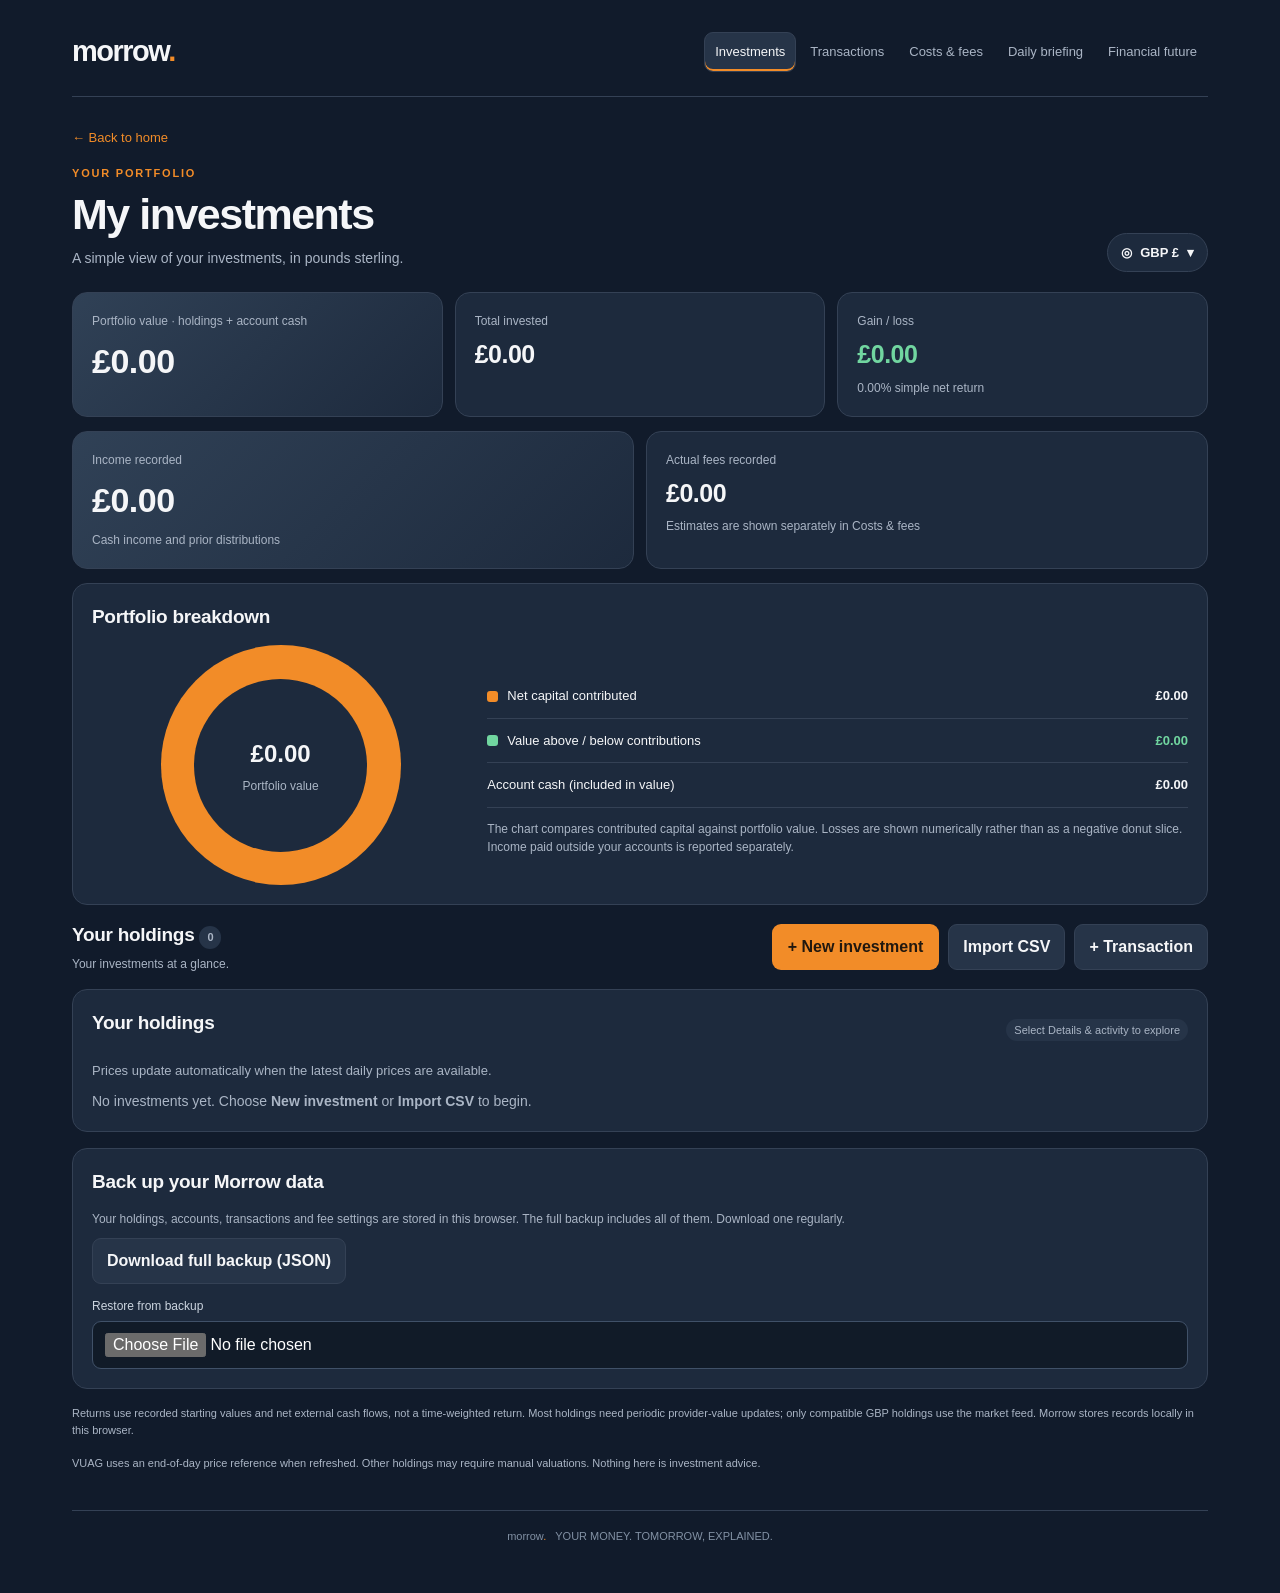
<file: index.html>
<!DOCTYPE html>
<html lang="en">
<head>
<meta charset="UTF-8">
<meta name="viewport" content="width=device-width, initial-scale=1">
<meta name="theme-color" content="#111B2B">
<title>Morrow — Your money. Tomorrow, explained.</title>
<style>
:root{--bg:#111B2B;--surface:#1D2A3D;--surface2:#263448;--line:#344155;--text:#F5F6F8;--muted:#AAB5C5;--orange:#F28C28;--green:#71D6A0;--red:#FF8585}
*{box-sizing:border-box}
body{margin:0;background:var(--bg);color:var(--text);font-family:Inter,-apple-system,BlinkMacSystemFont,"Segoe UI",sans-serif;line-height:1.5}
button,input,textarea{font:inherit}
button{cursor:pointer}
.shell{max-width:980px;margin:auto;padding:22px 22px 48px}
header{display:flex;align-items:center;justify-content:space-between;gap:18px;padding:8px 0 22px;border-bottom:1px solid var(--line)}
.brand{font-size:29px;font-weight:750;letter-spacing:-1.5px;color:var(--text);text-decoration:none}
.brand span{color:var(--orange)}
.tagline{font-size:11px;color:var(--muted);letter-spacing:1.5px;text-transform:uppercase}
.nav{display:flex;gap:7px;flex-wrap:wrap}
.nav button,.quiet-button{border:1px solid transparent;background:transparent;color:var(--muted);padding:9px 12px;border-radius:9px;font-size:13px}
.nav button:hover,.nav button.active{background:var(--surface2);color:var(--text);border-color:var(--line)}
.nav button.active{box-shadow:inset 0 -2px var(--orange)}
main{padding-top:28px}
.view[hidden]{display:none}
.eyebrow{color:var(--orange);font-size:11px;font-weight:750;letter-spacing:1.8px;text-transform:uppercase}
h1{font-size:clamp(30px,5vw,43px);letter-spacing:-1.5px;line-height:1.12;margin:8px 0 10px}
h2{font-size:19px;letter-spacing:-.3px;margin:0 0 14px}
h3{font-size:15px;margin:0 0 8px}
p{margin:0}
.intro{color:var(--muted);max-width:610px}
.home-hero{padding:24px 0 28px}
.home-grid{display:grid;grid-template-columns:repeat(3,1fr);gap:14px;margin-top:25px}
.destination{background:var(--surface);border:1px solid var(--line);border-radius:16px;padding:21px;min-height:190px;display:flex;flex-direction:column;align-items:flex-start;text-align:left;color:var(--text);transition:transform .18s,border-color .18s}
.destination:hover{transform:translateY(-3px);border-color:var(--orange)}
.destination .symbol{width:43px;height:43px;border-radius:12px;background:var(--surface2);display:grid;place-items:center;color:var(--orange);font-size:21px;margin-bottom:18px}
.destination strong{font-size:16px}
.destination small{color:var(--muted);font-size:13px;margin-top:7px}
.destination .go{color:var(--orange);margin-top:auto;padding-top:15px;font-size:13px;font-weight:700}
.note{margin-top:20px;padding:17px 19px;background:#192638;border:1px solid var(--line);border-radius:13px;color:var(--muted);font-size:13px}
.note strong{color:var(--text)}
.page-head{display:flex;justify-content:space-between;align-items:flex-end;gap:20px;margin-bottom:22px}
.page-head p{color:var(--muted);font-size:14px}
.panel,.metric{background:var(--surface);border:1px solid var(--line);border-radius:15px;padding:19px}
.metrics{display:grid;grid-template-columns:repeat(3,1fr);gap:12px;margin:20px 0}
.metric small{display:block;color:var(--muted);font-size:12px}
.metric .value{font-size:clamp(19px,3vw,25px);font-weight:750;margin-top:6px;letter-spacing:-.5px}
.positive{color:var(--green)}.negative{color:var(--red)}
label{display:block;color:#CBD4DF;font-size:12px;margin:13px 0 6px}
input,textarea{width:100%;padding:11px 12px;border-radius:9px;border:1px solid #405168;background:#111B28;color:white;outline:none}
input:focus,textarea:focus{border-color:var(--orange);box-shadow:0 0 0 2px #F28C2825}
input::placeholder,textarea::placeholder{color:#78889C}
button.primary{border:0;border-radius:9px;padding:11px 16px;background:var(--orange);color:#21180F;font-weight:750}
button.primary:hover{filter:brightness(1.07)}
button.secondary{border:1px solid var(--line);border-radius:9px;padding:10px 14px;background:var(--surface2);color:var(--text);font-weight:600}
button.danger{background:#713D48;color:white;border:0;border-radius:8px;padding:7px 10px}
.form-grid{display:grid;grid-template-columns:1fr 1fr;gap:0 14px}
.actions{display:flex;gap:8px;flex-wrap:wrap;margin-top:10px}
.holding{border-top:1px solid var(--line);padding:16px 0}
.holding:first-child{border-top:0}
.meta{color:var(--muted);font-size:12px;margin-top:5px}
.quote-status{font-size:13px;color:var(--muted);margin:10px 0;min-height:18px}
.source{color:#F5B66F}
.empty{color:var(--muted);font-size:14px}
.calculator-layout{display:grid;grid-template-columns:minmax(0, .9fr) minmax(0,1.1fr);gap:15px;align-items:start}
.field-hint{font-size:11px;color:var(--muted);margin-top:5px}
.currency-control{position:relative;display:flex;justify-content:flex-end;margin:-5px 0 16px}
.currency-trigger{display:flex;align-items:center;gap:8px;border:1px solid var(--line);background:var(--surface);color:var(--text);padding:9px 13px;border-radius:22px;font-size:13px;font-weight:700}
.currency-popover{position:absolute;right:0;top:calc(100% + 9px);z-index:20;width:min(340px,calc(100vw - 44px));padding:17px;background:var(--surface);border:1px solid #526178;border-radius:14px;box-shadow:0 16px 38px #0008}
.currency-popover[hidden],.suggestions[hidden]{display:none}
.currency-options{display:flex;gap:7px;margin:10px 0}
.currency-options button{flex:1;padding:9px 5px;border:1px solid var(--line);border-radius:20px;background:var(--surface2);color:var(--text);font-size:12px}
.currency-options button.active{background:var(--orange);border-color:var(--orange);color:#21180F;font-weight:750}
.search-wrap{position:relative}
.suggestions{position:absolute;z-index:15;top:100%;left:0;right:0;margin-top:5px;background:var(--surface2);border:1px solid #526178;border-radius:10px;box-shadow:0 12px 28px #0008;max-height:270px;overflow:auto}
.suggestion{display:block;width:100%;text-align:left;padding:10px 12px;background:transparent;border:0;border-bottom:1px solid var(--line);color:var(--text)}
.suggestion:hover,.suggestion:focus{background:#34465D}
.suggestion strong{display:block;font-size:13px}
.suggestion small,.instrument-meta{display:block;color:var(--muted);font-size:11px;margin-top:3px}

.result-hero{background:linear-gradient(135deg,#263A50,#1D2A3D);border:1px solid #46566B;border-radius:15px;padding:21px;margin-bottom:13px}
.result-hero small{color:#C1CBD7}
.result-amount{font-size:clamp(29px,5vw,39px);font-weight:780;letter-spacing:-1.2px;margin:5px 0;color:white}
.result-sub{font-size:12px;color:#C1CBD7}
.result-split{display:grid;grid-template-columns:1fr 1fr;gap:10px}
.result-split .metric{padding:14px}
.result-split .value{font-size:19px}
.chart-wrap{margin-top:14px}
canvas{display:block;width:100%;height:230px}
.chart-legend{display:flex;gap:18px;flex-wrap:wrap;color:var(--muted);font-size:11px;margin-top:8px}
.dot{display:inline-block;width:8px;height:8px;border-radius:50%;margin-right:6px;background:var(--orange)}
.dot.grey{background:#72839A}
.disclaimer{font-size:11px;color:var(--muted);margin-top:16px;line-height:1.55}
.back-link{color:var(--orange);background:none;border:0;padding:0;font-size:13px;margin-bottom:18px}
.footer{border-top:1px solid var(--line);margin-top:38px;padding-top:17px;text-align:center;color:#8291A4;font-size:11px}
@media(max-width:700px){.shell{padding:15px 15px 35px}.home-grid{grid-template-columns:1fr}.destination{min-height:145px}.calculator-layout{grid-template-columns:1fr}.metrics{grid-template-columns:1fr}.page-head{align-items:flex-start;flex-direction:column}.nav{width:100%;display:grid;grid-template-columns:repeat(3,1fr)}.nav button{padding:8px 5px;font-size:12px}.tagline{display:none}}
@media(min-width:701px) and (max-width:850px){.home-grid{grid-template-columns:1fr 1fr}}

.journey-top{display:flex;justify-content:space-between;align-items:center;gap:14px;flex-wrap:wrap;margin-bottom:16px}
.journey-metrics{display:grid;grid-template-columns:repeat(3,1fr);gap:10px;margin:16px 0}
.journey-metrics .metric{padding:15px}
.journey-metrics .value{font-size:clamp(18px,3vw,24px);font-weight:750;margin-top:5px}
.periods,.scenario-legend{display:flex;gap:7px;flex-wrap:wrap}
.periods button{background:var(--surface2);border:1px solid var(--line);color:var(--muted);padding:7px 13px;border-radius:20px;font-size:12px}
.periods button.active{background:var(--orange);color:#21180F;border-color:var(--orange);font-weight:750}
.journey-chart{margin-top:14px}
.journey-chart canvas{height:260px}
.scenario-grid{display:grid;grid-template-columns:minmax(0,1.5fr) minmax(220px,.8fr);gap:13px;margin-top:14px}
.scenario-row{display:flex;justify-content:space-between;gap:10px;padding:10px 0;border-bottom:1px solid var(--line);font-size:13px}
.scenario-row:last-child{border-bottom:0}
.scenario-dot{display:inline-block;width:9px;height:9px;border-radius:50%;margin-right:7px}
.monthly-control{display:flex;gap:10px;align-items:end;flex-wrap:wrap;margin-top:14px}
.monthly-control>div{flex:1;min-width:150px}
.monthly-control label{margin-top:0}
.stress-value{font-weight:750}
@media(max-width:700px){.journey-metrics{grid-template-columns:1fr}.scenario-grid{grid-template-columns:1fr}.journey-chart canvas{height:220px}}
</style>
<link rel="stylesheet" href="morrow-v13.css">
</head>
<body>
<div class="shell">
<header>
  <a class="brand" href="#" onclick="showView('home');return false" aria-label="Morrow home">morrow<span>.</span></a>
  <nav class="nav" aria-label="Main navigation">
    <button data-view="investments" onclick="showView('investments')">Investments</button>
    <button data-view="transactions" onclick="showView('transactions')">Transactions</button>
    <button data-view="fees" onclick="showView('fees')">Costs &amp; fees</button>
    <button data-view="briefing" onclick="showView('briefing')">Daily briefing</button>
    <button data-view="future" onclick="showView('future')">Financial future</button>
  </nav>
</header>
<main>
<section class="view" id="home">
  <div class="home-hero">
    <div class="eyebrow">Your financial companion</div>
    <h1>Your money.<br>Tomorrow, explained.</h1>
    <p class="intro">A clearer view of where you are, what's happening and where your money could take you. You're in the driving seat. Morrow helps you see the road ahead.</p>
  </div>
  <div class="home-grid">
    <button class="destination" onclick="showView('investments')">
      <span class="symbol" aria-hidden="true">↗</span>
      <strong>Explore my investments</strong>
      <small>See what your investments are worth and how they're performing.</small>
      <span class="go">View investments →</span>
    </button>
    <button class="destination" onclick="showView('briefing')">
      <span class="symbol" aria-hidden="true">☼</span>
      <strong>Read my daily briefing</strong>
      <small>Make sense of the news and what it could mean for your investments.</small>
      <span class="go">Open briefing →</span>
    </button>
    <button class="destination" onclick="showView('future')">
      <span class="symbol" aria-hidden="true">⌁</span>
      <strong>Plan my financial future</strong>
      <small>Explore what regular investing might grow into over time.</small>
      <span class="go">Explore possibilities →</span>
    </button>
  </div>
  <div class="note"><strong>A little progress goes a long way.</strong> You don't need to know everything about investing to make informed choices. Start with what matters to you, and take it one step at a time.</div>
</section>

<section class="view" id="investments" hidden>
  <button class="back-link" onclick="showView('home')">← Back to home</button>
  <div class="page-head"><div><div class="eyebrow">Your portfolio</div><h1>My investments</h1><p id="portfolioDescription">A simple view of your investments, in pounds sterling.</p></div></div>
  <div class="currency-control"><button type="button" class="currency-trigger" id="currencyTrigger" aria-expanded="false" aria-controls="currencyPopover">◎ <span id="currencyTriggerLabel">GBP £</span> ▾</button>
    <section class="currency-popover" id="currencyPopover" hidden>
      <div style="display:flex;justify-content:space-between;align-items:center"><h2 style="margin:0">⚙ Settings</h2><button type="button" class="quiet-button" id="closeCurrencySettings" aria-label="Close settings">✕</button></div>
      <h3 style="margin-top:17px">Display currency</h3><p class="meta">Choose how your portfolio values are presented.</p>
      <div class="currency-options"><button type="button" data-currency="GBP">GBP £</button><button type="button" data-currency="USD">USD $</button><button type="button" data-currency="EUR">EUR €</button></div>
      <p class="meta" id="currencyStatus">Portfolio figures are displayed in pounds sterling.</p>
      <p class="field-hint">Your original investment records are not changed by this display preference.</p>
    </section></div>
  <div class="metrics">
    <div class="metric"><small>Portfolio value · holdings + account cash</small><div class="value" id="total">£0.00</div></div>
    <div class="metric"><small>Total invested</small><div class="value" id="invested">£0.00</div></div>
    <div class="metric"><small>Gain / loss</small><div class="value" id="profit">£0.00</div><div id="percent" class="meta">0.00%</div></div>
  </div>

  <div class="portfolio-lower-metrics">
    <div class="metric"><small>Income recorded</small><div class="value" id="v13Income">£0.00</div><div class="meta">Cash income and prior distributions</div></div>
    <div class="metric"><small>Actual fees recorded</small><div class="value" id="v13Fees">£0.00</div><div class="meta">Estimates are shown separately in Costs &amp; fees</div></div>
  </div>
  <section class="panel"><h2>Portfolio breakdown</h2>
    <div class="portfolio-breakdown"><div class="portfolio-donut" id="portfolioDonut"><div class="donut-center"><strong id="donutValue">£0.00</strong><span class="meta">Portfolio value</span></div></div>
    <div><div class="portfolio-legend-row"><span><i class="legend-chip" style="background:var(--orange)"></i>Net capital contributed</span><strong id="donutCapital">£0.00</strong></div>
      <div class="portfolio-legend-row"><span><i class="legend-chip" style="background:var(--green)"></i>Value above / below contributions</span><strong id="donutGrowth">£0.00</strong></div>
      <div class="portfolio-legend-row"><span>Account cash (included in value)</span><strong id="donutCash">£0.00</strong></div>
      <p class="ledger-note">The chart compares contributed capital against portfolio value. Losses are shown numerically rather than as a negative donut slice. Income paid outside your accounts is reported separately.</p></div></div>
  </section>
  <div class="v13-toolbar"><div><h2 style="margin:0">Your holdings <span class="v13-pill" id="holdingsCount">0</span></h2><p class="meta">Your investments at a glance.</p></div>
    <div class="portfolio-actions"><button type="button" class="primary" id="openHoldingModal">+ New investment</button><button type="button" class="secondary" id="openImportModal">Import CSV</button><button type="button" class="secondary" id="openTransactionFromInvestments">+ Transaction</button></div></div>
  <div class="v13-status warning" id="v13CashWarning" role="status" hidden></div>
  <div class="v13-modal" id="holdingModal" hidden role="dialog" aria-modal="true" aria-labelledby="formTitle"><div class="v13-dialog">
    <div class="v13-dialog-header"><div><div class="eyebrow">Investment setup</div><h2 id="formTitle">Add an investment</h2></div><button type="button" class="v13-close" id="closeHoldingModal" aria-label="Close">×</button></div>
    <div class="v13-stepper" aria-label="Investment steps"><button type="button" data-step-button="1">1 · Investment</button><button type="button" data-step-button="2">2 · Details</button><button type="button" data-step-button="3">3 · Fees &amp; account</button><button type="button" data-step-button="4">4 · Review</button></div>
    <form id="holdingForm"><input type="hidden" id="editId">
      <div class="wizard-page" data-wizard-step="1"><h3>Find an investment</h3><p class="v13-plain">Search by name or ticker, or enter the information yourself.</p>
        <div class="search-wrap"><label for="ticker">Ticker or investment name</label><input id="ticker" placeholder="e.g. VUAG or Apple" autocomplete="off" required aria-autocomplete="list" aria-controls="tickerSuggestions"><div id="tickerSuggestions" class="suggestions" role="listbox" hidden></div><div id="instrumentMeta" class="instrument-meta">Search by company name or ticker symbol.</div></div>
        <label for="name">Investment name</label><input id="name" placeholder="Name of your stock, fund or ETF" required>
      </div>
      <div class="wizard-page" data-wizard-step="2" hidden><h3>Your starting snapshot</h3><p class="v13-plain">Enter today's figures for this holding. Later transactions can be recorded or imported without recalculating the starting amounts.</p>
        <div class="form-grid">
          <div><label for="capital">Capital invested so far (£)</label><input id="capital" type="number" min="0" step="any" required placeholder="e.g. 10,000.00"><div class="field-hint">Starting contribution / holding cost basis.</div></div>
          <div><label for="accountValue">Current investment value (£)</label><input id="accountValue" type="number" min="0" step="any" required placeholder="e.g. 12,450.00"><div class="field-hint">Value of this holding — not the entire provider account.</div></div>
          <div><label for="units">Number of shares / units (optional)</label><input id="units" type="number" min="0" step="any" placeholder="e.g. 100"></div>
          <div><label for="buy">Average purchase price per unit (optional)</label><input id="buy" type="number" min="0" step="any" placeholder="e.g. 90.10"></div>
          <div><label for="price">Latest price per unit (optional)</label><input id="price" type="number" min="0" step="any" placeholder="e.g. 110.38"></div>
          <div><label for="quoteDate">Date of latest price</label><input id="quoteDate" type="date"></div>
          <div><label for="incomeEarned">Cash income paid out to date (£, optional)</label><input id="incomeEarned" type="number" min="0" step="any" placeholder="e.g. 150.00"><div class="field-hint">Do not include dividends already reinvested.</div></div>
        </div>
        <div class="v13-preview"><label class="v13-check"><input type="checkbox" id="autoValue"> Calculate holding value from units × latest price (GBP-priced holdings only)</label><p class="field-hint">Leave this off for investments priced in another currency or when your provider displays a different valuation.</p></div>
        <label for="notes">Notes (optional)</label><textarea id="notes" rows="2" placeholder="Investment notes"></textarea>
      </div>
      <div class="wizard-page" data-wizard-step="3" hidden><h3>Investment account and costs</h3>
        <label for="holdingAccount">Investment account</label><select id="holdingAccount"></select>
        <div class="v13-preview" id="newAccountFields" hidden><h3>Create a provider account</h3>
          <label for="newAccountName">Account name</label><input id="newAccountName" placeholder="e.g. My Vanguard ISA">
          <div class="form-grid"><div><label for="newProvider">Provider</label><select id="newProvider"><option>Other</option><option>Vanguard</option><option>Trading 212</option><option>Hargreaves Lansdown</option><option>AJ Bell</option><option>Freetrade</option><option>Interactive Investor</option><option>InvestEngine</option><option>Fidelity</option><option>Interactive Brokers</option></select></div>
          <div><label for="newAccountKind">Account type</label><select id="newAccountKind"><option>Stocks &amp; Shares ISA</option><option>General account</option><option>Self-invested pension</option><option>Junior ISA</option><option>Managed ISA</option></select></div></div>
          <label for="newFeeModel">Account fee template</label><select id="newFeeModel"><option value="unconfigured">Not configured yet</option><option value="vanguard-self">Vanguard UK self-managed</option><option value="vanguard-junior">Vanguard UK Junior ISA</option><option value="vanguard-managed">Vanguard UK managed</option><option value="custom">Custom (edit in Costs &amp; fees)</option></select>
        </div>
        <div class="v13-preview" id="wizardFeeText">You can configure platform fees in Costs &amp; fees.</div>
        <label for="holdingOcf">Fund ongoing charge (OCF, annual %, optional)</label><input id="holdingOcf" type="number" min="0" max="10" step="any" placeholder="e.g. 0.07"><p class="field-hint">Typically already reflected in fund prices. Shown as an indicative disclosure, not a second cash deduction.</p>
      </div>
      <div class="wizard-page" data-wizard-step="4" hidden><h3>Review the investment</h3><p class="v13-plain">Check your starting figures before saving. Future activity can be imported or added manually.</p><div class="v13-review" id="wizardReview"></div><div class="v13-status">Once you record transactions for a holding, use the activity ledger for subsequent changes to avoid double counting.</div></div>
      <div class="wizard-footer"><button type="button" class="secondary" id="cancelButton" hidden>Cancel edit</button><button type="button" class="secondary" id="wizardBack" hidden>Back</button><button type="button" class="primary" id="wizardNext">Next →</button><button type="submit" class="primary" id="saveButton" hidden>Add investment</button></div>
    </form>
  </div></div>
  <section class="panel">
    <div class="holdings-title"><h2>Your holdings</h2><span class="v13-pill">Select Details &amp; activity to explore</span></div>
    <div id="quoteStatus" class="quote-status">Prices update automatically when the latest daily prices are available.</div>
    <div id="holdings"><p class="empty">Add an investment or import a CSV.</p></div>
  </section>
  <section class="panel" id="holdingDetail" hidden>
    <div class="v13-toolbar"><h2 id="detailName">Holding details</h2><button type="button" class="secondary" id="closeDetail">Close details</button></div>
    <div class="v13-stat"><div class="metric"><small>Current value</small><div class="value" id="detailValue">—</div></div><div class="metric"><small>Holding gain / loss</small><div class="value" id="detailGain">—</div></div><div class="metric"><small>Units</small><div class="value" id="detailUnits">—</div></div></div>
    <div class="v13-review" style="margin-top:10px"><div>Cost basis<strong id="detailCost">—</strong></div><div>Latest unit price<strong id="detailPrice">—</strong></div><div>Account<strong id="detailAccount">—</strong></div><div>Fund ongoing charge<strong id="detailOcf">—</strong></div></div>
    <div class="v13-toolbar" style="margin-top:18px"><h3>Activity history</h3><div class="v13-small-actions"><button type="button" class="secondary" id="detailUpdateValue">Update current value</button><button type="button" class="secondary" id="detailJourney">See Investment Journey →</button></div></div><div id="detailTransactions"></div>
  </section>
  <section class="panel">
    <h2>Back up your Morrow data</h2>
    <p class="meta">Your holdings, accounts, transactions and fee settings are stored in this browser. The full backup includes all of them. Download one regularly.</p>
    <div class="actions"><button id="exportButton" class="secondary">Download full backup (JSON)</button></div>
    <label for="importFile">Restore from backup</label><input id="importFile" type="file" accept=".json,application/json">
  </section>
  <p class="disclaimer" id="v13Disclaimer">Values are informational only.</p><p class="disclaimer">VUAG uses an end-of-day price reference when refreshed. Other holdings may require manual valuations. Nothing here is investment advice.</p>
</section>



<section class="view" id="transactions" hidden>
  <button class="back-link" onclick="showView('investments')">← Back to investments</button>
  <div class="page-head"><div><div class="eyebrow">Your investment activity</div><h1>Transactions</h1><p>Add deposits, withdrawals, trades, dividends and fees — or import them in bulk.</p></div></div>
  <div class="v13-toolbar"><div class="portfolio-actions"><button type="button" class="primary" id="openTransactionModal">+ Add transaction</button><button type="button" class="secondary" id="openImportFromTransactions">Import CSV</button></div></div>
  <div class="v13-stat"><div class="metric"><small>Transactions recorded</small><div class="value" id="v13TxCount">0</div></div><div class="metric"><small>Actual recorded fees</small><div class="value" id="v13TxFees">£0.00</div></div><div class="metric"><small>Account cash</small><div class="value" id="v13TxCash">£0.00</div></div></div>
  <div class="note"><strong>How money moves:</strong> a deposit adds account cash, a purchase moves cash into an investment, and a sale converts units back to cash. Account fees are counted once; they are not deducted again when already reflected in the portfolio value.</div>
  <section class="panel"><h2>Activity history</h2><div id="transactionList"></div></section>
</section>
<section class="view" id="fees" hidden>
  <button class="back-link" onclick="showView('investments')">← Back to investments</button>
  <div class="page-head"><div><div class="eyebrow">Your costs</div><h1>Accounts &amp; fees</h1><p>Compare recorded charges with indicative ongoing provider costs.</p></div></div>
  <div class="v13-stat"><div class="metric"><small>Actually recorded fees</small><div class="value" id="feesActual">£0.00</div></div><div class="metric"><small>Estimated annual platform fees</small><div class="value" id="feesEstimated">£0.00</div></div><div class="metric"><small>Illustrative annual fund OCF</small><div class="value" id="feesFundOcf">£0.00</div></div></div>
  <div class="note"><strong>Avoid double counting.</strong> Fund OCF is normally embedded in prices. Account fees already deducted from cash are not deducted a second time. Estimated charges are not added to recorded transactions.</div>
  <section class="panel"><div class="v13-toolbar"><h2>Investment accounts</h2><button type="button" class="primary" id="newAccountButton">+ New account</button></div><div id="accountsList"></div></section>
  <section class="panel" id="accountEditor" hidden><h2>Account details &amp; fee settings</h2><form id="accountForm"><input type="hidden" id="accountEditId">
    <div class="form-grid"><div><label for="accountName">Account name</label><input id="accountName" required></div><div><label for="accountProvider">Provider</label><select id="accountProvider"><option>Other</option><option>Vanguard</option><option>Trading 212</option><option>Hargreaves Lansdown</option><option>AJ Bell</option><option>Freetrade</option><option>Interactive Investor</option><option>InvestEngine</option><option>Fidelity</option><option>Interactive Brokers</option></select></div>
    <div><label for="accountKind">Account type</label><select id="accountKind"><option>Stocks &amp; Shares ISA</option><option>General account</option><option>Self-invested pension</option><option>Junior ISA</option><option>Managed ISA</option></select></div>
    <div><label for="accountFeeModel">Platform fee template</label><select id="accountFeeModel"><option value="unconfigured">Not configured</option><option value="vanguard-self">Vanguard UK self-managed</option><option value="vanguard-junior">Vanguard UK Junior ISA</option><option value="vanguard-managed">Vanguard UK managed</option><option value="custom">Custom fee rules</option></select></div>
    <div><label for="accountOpeningCash">Starting account cash balance (£)</label><input id="accountOpeningCash" type="number" step="any" value="0"><div class="field-hint">Optional. Reconcile cash from partial statement imports.</div></div></div>
    <div class="v13-preview" id="customFees" hidden><h3>Custom annual platform charges</h3><div class="form-grid"><div><label for="accountFixed">Fixed annual fee (£)</label><input id="accountFixed" type="number" min="0" step="any" value="0"></div><div><label for="accountRate">Percentage of invested assets annually (%)</label><input id="accountRate" type="number" min="0" step="any" value="0"></div><div><label for="accountCap">Annual cap (£; 0 = no cap)</label><input id="accountCap" type="number" min="0" step="any" value="0"></div></div></div>
    <div class="actions"><button type="submit" class="primary">Save account</button><button type="button" class="secondary" id="cancelAccountEdit">Cancel</button></div>
  </form></section>
  <p class="disclaimer">Vanguard UK self-managed illustrative fee template: £4/month below £32,000, otherwise 0.15% annually, max £375. Other arrangements and mixed account combinations may differ; confirm the latest terms.</p>
  <p class="disclaimer"><a href="https://www.vanguardinvestor.co.uk/what-we-offer/fees-explained" target="_blank" rel="noopener noreferrer" style="color:var(--orange)">Vanguard UK official fees</a></p>
</section>
<section class="view" id="journey" hidden>
 <button class="back-link" onclick="showView('investments')">← Back to investments</button>
 <div class="journey-top"><div><div class="eyebrow">Your investment journey</div><h1 id="journeyName">Investment</h1><p class="intro" id="journeySubtitle">Past performance and possible future scenarios.</p></div></div>
 <div class="journey-metrics">
  <div class="metric"><small>Current price</small><div class="value" id="journeyPrice">—</div></div>
  <div class="metric"><small>Current holding value</small><div class="value" id="journeyValue">—</div><div class="meta" id="journeyUnits"></div></div>
  <div class="metric"><small>Gain / loss against purchase cost</small><div class="value" id="journeyGain">—</div><div class="meta" id="journeyGainPct"></div></div>
 </div>
 <section class="panel journey-chart">
  <div class="journey-top"><div><h2>Historical performance</h2><p class="meta">Adjusted historical price per unit · dividends and corporate actions reflected where provided by the data source</p></div><div class="periods" id="historyPeriods"><button data-period="1M">1M</button><button data-period="6M">6M</button><button data-period="1Y">1Y</button><button data-period="5Y" class="active">5Y</button><button data-period="ALL">All</button></div></div>
  <canvas id="historyChart" role="img" aria-label="Historical adjusted price chart"></canvas><p class="meta" id="historyStatus">Loading historical data…</p>
 </section>
 <div class="scenario-grid">
  <section class="panel">
   <h2>Future projections</h2><p class="meta">Illustrative scenarios starting from your actual current holding value. These are assumptions, not forecasts.</p>
   <label for="journeyYears">Projection period</label><select id="journeyYears" style="width:100%;padding:10px;border-radius:9px;background:#111B28;color:white;border:1px solid #405168"><option value="1">1 year</option><option value="3">3 years</option><option value="5" selected>5 years</option><option value="10">10 years</option><option value="15">15 years</option><option value="20">20 years</option></select>
   <div class="monthly-control"><div><label for="journeyMonthly">Monthly contribution to this investment (£)</label><input id="journeyMonthly" type="number" min="0" max="1000000" step="1" value="0"></div><button class="secondary" id="saveMonthly">Save amount</button></div>
   <div class="actions"><button class="secondary" id="existingOnly">Existing investment only</button><button class="primary" id="withMonthly">With monthly contributions</button></div>
   <div class="scenario-legend" style="margin-top:17px"><span><i class="scenario-dot" style="background:#F28C28"></i>Cautious · 2% p.a.</span><span><i class="scenario-dot" style="background:#55A9F5"></i>Moderate · 5% p.a.</span><span><i class="scenario-dot" style="background:#71D6A0"></i>Optimistic · 8% p.a.</span></div>
   <canvas id="scenarioChart" role="img" aria-label="Cautious, moderate and optimistic future investment scenarios"></canvas>
   <div id="scenarioResults"></div>
  </section>
  <section class="panel">
   <h2>Stress test</h2><p class="meta">What would your holding be worth after an immediate market fall?</p>
   <div id="stressResults"></div>
   <div class="note">A market fall is not a forecast. This simply illustrates how sensitive your current holding is to a sudden decline.</div>
  </section>
 </div>
 <p class="disclaimer">Historical adjusted prices are supplied by Newton Analytics and may differ from the unadjusted daily price used to value your holding. Future scenarios assume steady annual growth compounded monthly, with contributions at month-end. They exclude fees, tax and inflation. Actual returns can be negative, and you could get back less than you invest. This is educational information, not financial advice.</p>
</section>

<section class="view" id="briefing" hidden>
  <button class="back-link" onclick="showView('home')">← Back to home</button>
  <div class="eyebrow">A clearer view of the day</div><h1>Daily briefing</h1>
  <div class="panel"><h2>Your morning briefing is taking shape.</h2><p class="intro">This is where Morrow will bring together the market news that matters to your investments, explain what's moving and help separate meaningful developments from everyday market noise.</p><div class="note"><strong>Coming next:</strong> personalised stories, plain-English explanations and a simple view of why they may matter to your portfolio.</div></div>
</section>

<section class="view" id="future" hidden>
  <button class="back-link" onclick="showView('home')">← Back to home</button>
  <div class="eyebrow">Look a little further ahead</div><h1>Financial future</h1>
  <p class="intro" style="margin-bottom:22px">Small steps can add up. Try a few numbers and explore what your investments might become over time.</p>
  <div class="calculator-layout">
    <section class="panel">
      <h2>Set your journey</h2>
      <label for="starting">Your starting amount (£)</label><input id="starting" type="number" min="0" max="100000000" step="100" value="1000">
      <div class="field-hint">The amount you have already invested, or plan to start with.</div>
      <label for="monthly">Your monthly contribution (£)</label><input id="monthly" type="number" min="0" max="1000000" step="10" value="100">
      <div class="field-hint">What you could comfortably add each month.</div>
      <label for="returnRate">Illustrative annual growth (%)</label><input id="returnRate" type="number" min="0" max="30" step="0.1" value="5">
      <div class="field-hint">An assumption to explore, not a prediction or promise.</div>
      <label for="years">How far ahead? (years)</label><input id="years" type="number" min="1" max="60" step="1" value="20">
      <div class="field-hint">Try changing the time horizon to see the difference.</div>
      <p class="field-hint" style="margin-top:17px">When you’re happy with your figures, select the button below to see your projection.</p><div class="actions"><button class="primary" type="button" id="calculateButton">Show my projection</button><button class="secondary" type="button" id="resetCalc">Reset figures</button></div>
    </section>
    <section>
      <div class="result-hero">
        <small>Your possible future value</small>
        <div class="result-amount" id="futureValue">£0</div>
        <div class="result-sub" id="futureSummary">A projection based on the assumptions you've entered.</div>
      </div>
      <div class="result-split">
        <div class="metric"><small>Your contributions</small><div class="value" id="contributed">£0</div></div>
        <div class="metric"><small>Potential growth</small><div class="value positive" id="growth">£0</div></div>
      </div>
      <div class="panel chart-wrap">
        <h3>Your journey over time</h3>
        <canvas id="growthChart" role="img" aria-label="Chart comparing your contributions with projected investment value over time"></canvas>
        <div class="chart-legend"><span><i class="dot grey"></i>Money you put in</span><span><i class="dot"></i>Projected value</span></div>
      </div>
    </section>
  </div>
  <p class="disclaimer">This calculator is for illustration and education, not financial advice. It assumes a steady annual growth rate, compounded monthly, with contributions made at the end of each month. Real investment returns vary and can be negative. It does not include fees, taxes, inflation or changes in contribution amounts. You could get back less than you invest.</p>
</section>
</main>

<div class="v13-modal" id="valuationModal" hidden role="dialog" aria-modal="true" aria-labelledby="valuationTitle"><div class="v13-dialog">
  <div class="v13-dialog-header"><h2 id="valuationTitle">Update your investment value</h2><button type="button" id="closeValuationModal" class="v13-close" aria-label="Close">×</button></div>
  <p class="v13-plain">Use the latest value from your investment provider. This updates the market value without changing your contributions or the imported transaction history.</p>
  <form id="valuationForm"><div class="form-grid">
    <div><label for="valuationAmount">Current holding value (£)</label><input id="valuationAmount" type="number" min="0" step="any" required></div>
    <div><label for="valuationDate">Value date</label><input id="valuationDate" type="date" required></div>
    <div><label for="valuationPrice">Latest unit price (£, optional)</label><input id="valuationPrice" type="number" min="0" step="any"></div>
  </div><p class="field-hint">Morrow won't overwrite this with an unrelated price-feed quote. Additional trades will be reflected from this updated valuation.</p>
  <div class="wizard-footer"><button type="submit" class="primary">Save current value</button></div></form>
</div></div>
<div class="v13-modal" id="transactionModal" hidden role="dialog" aria-modal="true" aria-labelledby="transactionModalTitle"><div class="v13-dialog">
  <div class="v13-dialog-header"><div><div class="eyebrow">Update your records</div><h2 id="transactionModalTitle">Add a transaction</h2></div><button type="button" id="closeTransactionModal" class="v13-close" aria-label="Close">×</button></div>
  <form id="transactionForm"><div class="form-grid">
    <div><label for="transactionDate">Date</label><input id="transactionDate" type="date" required></div>
    <div><label for="transactionType">Activity</label><select id="transactionType"><option value="deposit">Deposit</option><option value="withdrawal">Withdrawal</option><option value="buy">Purchase</option><option value="sell">Sale</option><option value="dividend">Dividend / distribution</option><option value="interest">Interest received</option><option value="fee">Account / trading fee</option></select></div>
    <div><label for="transactionAccount">Account</label><select id="transactionAccount"></select></div>
    <div><label for="transactionAmount">Amount (GBP)</label><input id="transactionAmount" type="number" min="0.01" step="any" required></div>
    <div id="transactionHoldingGroup" hidden><label for="transactionHolding">Investment</label><select id="transactionHolding"></select></div>
    <div id="transactionUnitsGroup" hidden><label for="transactionUnits">Units bought or sold</label><input id="transactionUnits" type="number" min="0" step="any"><label for="transactionPrice">Price per unit (optional)</label><input id="transactionPrice" type="number" min="0" step="any"></div>
    <div id="feePaidFromGroup" hidden><label for="feePaidFrom">How was the fee paid?</label><select id="feePaidFrom"><option value="account">Deducted from account cash</option><option value="external">Paid externally</option></select></div></div>
    <label for="transactionNote">Notes (optional)</label><input id="transactionNote" placeholder="Reference or description">
    <p class="v13-plain">Record deposits separately from purchases. Buying units transfers money from account cash to the investment.</p><div class="wizard-footer"><button type="submit" class="primary">Save transaction</button></div>
  </form>
</div></div>
<div class="v13-modal" id="importModal" hidden role="dialog" aria-modal="true" aria-labelledby="importModalTitle"><div class="v13-dialog wide">
  <div class="v13-dialog-header"><div><div class="eyebrow">Bulk update</div><h2 id="importModalTitle">Import Vanguard Excel or CSV</h2></div><button type="button" id="closeImportModal" class="v13-close" aria-label="Close">×</button></div>
  <p class="v13-plain">Vanguard UK Client Transactions Listing workbooks (.xlsx / .xls) are recognised automatically. Other providers can use CSV with column mapping. The file is processed in your browser and is not uploaded to Morrow.</p>
  <div class="form-grid"><div><label for="importProvider">Provider</label><select id="importProvider"><option value="auto">Auto-detect / generic CSV</option><option value="vanguard">Vanguard UK</option><option value="t212">Trading 212</option><option value="hl">Hargreaves Lansdown</option><option value="ajbell">AJ Bell</option><option value="freetrade">Freetrade</option><option value="other">Other provider</option></select></div>
    <div><label for="importAccount">Investment account</label><select id="importAccount"></select></div></div>
  <div class="v13-file"><label for="importFileV13">Select Vanguard Excel (.xlsx/.xls) or CSV (up to 500 records)</label><input type="file" id="importFileV13" accept=".csv,.txt,.xlsx,.xls,text/csv,text/plain,application/vnd.ms-excel,application/vnd.openxmlformats-officedocument.spreadsheetml.sheet"></div>
  <div id="vanguardControls" hidden class="v13-preview">
    <h3>Vanguard UK report identified</h3>
    <p class="v13-plain" id="vanguardReportStatus"></p>
    <label for="vanguardMode">How should Morrow use this statement?</label>
    <select id="vanguardMode"><option value="snapshot">Update my existing portfolio — older transactions are references only</option><option value="rebuild">Build investment history from the beginning — replace records in this account</option></select>
    <p class="field-hint">Choose “Build investment history” for a complete statement. Morrow will download a full backup and ask before replacing this account's existing records.</p>
    <div class="v13-status" id="vanguardReconciliation"></div>
    <div class="actions"><button type="button" class="secondary" id="reviewVanguard">Review Vanguard transactions</button></div>
  </div>
  <div class="v13-status" id="importStatus">Choose your CSV statement to begin.</div>
  <div id="importMapping" hidden><h3>Confirm the columns</h3><p class="v13-plain">Date and type are required. Trade rows also require a ticker and quantity. Amounts are recorded in GBP.</p>
    <div class="v13-input-map">
      <div><label for="mapDate">Date</label><select id="mapDate" data-map-field="date"></select></div>
      <div><label for="mapType">Transaction type</label><select id="mapType" data-map-field="type"></select></div>
      <div><label for="mapAmount">Cash amount</label><select id="mapAmount" data-map-field="amount"></select></div>
      <div><label for="mapTicker">Ticker / instrument</label><select id="mapTicker" data-map-field="ticker"></select></div>
      <div><label for="mapUnits">Units / shares</label><select id="mapUnits" data-map-field="units"></select></div>
      <div><label for="mapPrice">Unit price</label><select id="mapPrice" data-map-field="price"></select></div>
      <div><label for="mapCurrency">Cash currency</label><select id="mapCurrency" data-map-field="currency"></select></div>
      <div><label for="mapDescription">Description</label><select id="mapDescription" data-map-field="description"></select></div>
      <div><label for="mapReference">Transaction ID</label><select id="mapReference" data-map-field="reference"></select></div>
    </div><div class="actions"><button type="button" class="secondary" id="mapImportButton">Preview transactions</button></div>
  </div>
  <div id="importReview" hidden><h3>Review imported transactions</h3><p class="v13-plain" id="importSummary"></p>
    <div class="v13-table-wrap"><table class="v13-table"><thead><tr><th>Include</th><th>Date</th><th>Type</th><th>Investment</th><th>Units</th><th>Amount</th><th>Review</th></tr></thead><tbody id="importPreviewBody"></tbody></table></div>
    <div class="wizard-footer"><button type="button" class="primary" id="confirmImportButton">Confirm selected transactions</button></div>
  </div>
</div></div>
<div class="footer">morrow<span style="color:var(--orange)">.</span> &nbsp; YOUR MONEY. TOMORROW, EXPLAINED.</div>
</div>
<script>
const storageKey="myStockTrackerHoldings";
let holdings=[];
try{holdings=JSON.parse(localStorage.getItem(storageKey)||"[]");if(!Array.isArray(holdings))holdings=[];}catch(e){holdings=[];}
const $=id=>document.getElementById(id);
const currencyKey="morrowDisplayCurrency";
let displayCurrency=localStorage.getItem(currencyKey)||"GBP";
let displayRate=1;
const currencyNames={GBP:"pounds sterling",USD:"US dollars",EUR:"euros"};
const currencySymbols={GBP:"£",USD:"$",EUR:"€"};
const money=n=>new Intl.NumberFormat(displayCurrency==="USD"?"en-US":"en-GB",{style:"currency",currency:displayCurrency}).format((Number(n)||0)*displayRate);
const number=n=>Number(n)||0;
async function updateDisplayCurrency(){
 const status=$("currencyStatus");
 displayRate=1;
 if(displayCurrency!=="GBP"){
  try{
   const response=await fetch("https://morrow-price-feed.jnkbnfzksg.workers.dev/fx?from=GBP&to="+encodeURIComponent(displayCurrency));
   if(!response.ok)throw new Error("Exchange-rate service returned HTTP "+response.status);
   const result=await response.json();
   if(!Number.isFinite(Number(result.rate))||Number(result.rate)<=0)throw new Error(result.error||"No valid exchange rate was returned.");
   displayRate=Number(result.rate);
   status.textContent="1 GBP = "+new Intl.NumberFormat("en-GB",{style:"currency",currency:displayCurrency}).format(displayRate)+" · "+result.provider+" · rate retrieved "+new Date(result.retrievedAt).toLocaleString("en-GB");
  }catch(error){
   displayCurrency="GBP";localStorage.setItem(currencyKey,"GBP");
   status.textContent="Couldn't retrieve the exchange rate, so Morrow has kept your display currency in GBP. "+error.message;
  }
 }else status.textContent="Portfolio figures are displayed in pounds sterling.";
 $("portfolioDescription").textContent="A simple view of your investments, in "+currencyNames[displayCurrency]+".";
 $("currencyTriggerLabel").textContent=displayCurrency+" "+currencySymbols[displayCurrency];
 document.querySelectorAll("[data-currency]").forEach(b=>b.classList.toggle("active",b.dataset.currency===displayCurrency));
 render();
 if(activeJourney)openJourney(activeJourney.id);
}
function showView(id){
 document.querySelectorAll(".view").forEach(v=>v.hidden=v.id!==id);
 document.querySelectorAll(".nav button").forEach(b=>b.classList.toggle("active",b.dataset.view===id));
 window.scrollTo({top:0,behavior:"smooth"});
 if(id==="future"&&projectionPoints.length)drawChart(projectionPoints);if(id==="journey"&&historyData.length)drawHistoryChart(historyData);
}
function save(){localStorage.setItem(storageKey,JSON.stringify(holdings));render();}
function escapeHTML(s){return String(s??"").replace(/[&<>"']/g,c=>({"&":"&amp;","<":"&lt;",">":"&gt;",'"':"&quot;","'":"&#39;"}[c]));}
function render(){
 const invested=holdings.reduce((s,h)=>s+(Number.isFinite(Number(h.capital))?Number(h.capital):h.units*h.buy),0),total=holdings.reduce((s,h)=>s+(Number.isFinite(Number(h.accountValue))?Number(h.accountValue):h.units*h.price),0),profit=total-invested;
 $("total").textContent=money(total);$("invested").textContent=money(invested);$("profit").textContent=money(profit);
 $("profit").className="value "+(profit>=0?"positive":"negative");
 $("percent").textContent=(invested?profit/invested*100:0).toFixed(2)+"% overall";
 $("percent").className="meta "+(profit>=0?"positive":"negative");
 if(!holdings.length){$("holdings").innerHTML='<p class="empty">No investments added yet. Add your first investment above.</p>';return;}
 $("holdings").innerHTML=holdings.map(h=>{
  const cost=Number.isFinite(Number(h.capital))?Number(h.capital):h.units*h.buy,value=Number.isFinite(Number(h.accountValue))?Number(h.accountValue):h.units*h.price,gain=value-cost,cls=gain>=0?"positive":"negative";
  return '<div class="holding"><strong>'+escapeHTML(h.name)+'</strong> <span class="meta">('+escapeHTML(h.ticker)+')</span>'+
  '<div class="meta">'+h.units+' units · Average buy '+money(h.buy)+' · Latest '+money(h.price)+'</div>'+
  '<div class="meta">Holding value: <strong>'+money(value)+'</strong></div>'+
  '<div class="meta">'+(h.quoteSource?'<span class="source">'+escapeHTML(h.quoteSource)+'</span>':"Price entered manually")+'</div>'+
  '<div class="'+cls+'">'+money(gain)+' ('+(cost?(gain/cost*100).toFixed(2):"0.00")+'%)</div>'+
  '<div class="meta">Price date: '+escapeHTML(h.quoteDate||"Not entered")+(h.notes?" · "+escapeHTML(h.notes):"")+'</div>'+
  '<div class="actions"><button class="primary" onclick="openJourney(\''+String(h.id).replace(/'/g,"\\'")+'\')">View investment journey</button><button class="secondary" onclick="editHolding(\''+String(h.id).replace(/'/g,"\\'")+'\')">Edit</button><button class="danger" onclick="deleteHolding(\''+String(h.id).replace(/'/g,"\\'")+'\')">Remove</button></div></div>';
 }).join("");
}
let tickerSearchTimer=null,tickerSearchRequest=0,selectedInstrument=null;
const tickerInput=$("ticker"),suggestionBox=$("tickerSuggestions");
function closeTickerSuggestions(){suggestionBox.hidden=true;suggestionBox.innerHTML="";}
function showTickerMessage(message){suggestionBox.innerHTML='<div class="suggestion"><small>'+escapeHTML(message)+'</small></div>';suggestionBox.hidden=false;}
async function searchInstruments(query){
 const request=++tickerSearchRequest;
 try{
  const response=await fetch("https://morrow-price-feed.jnkbnfzksg.workers.dev/search?q="+encodeURIComponent(query));
  if(!response.ok)throw new Error("Search service returned HTTP "+response.status);
  const data=await response.json();if(request!==tickerSearchRequest)return;
  if(!Array.isArray(data.results)||!data.results.length){showTickerMessage("No matching investments found. Try another name or ticker.");return;}
  suggestionBox.innerHTML=data.results.map((item,index)=>'<button type="button" class="suggestion" role="option" data-index="'+index+'"><strong>'+escapeHTML(item.name)+' · '+escapeHTML(item.symbol)+'</strong><small>'+escapeHTML([item.exchange,item.country,item.instrumentType,item.currency].filter(Boolean).join(" · "))+'</small></button>').join("");
  suggestionBox.hidden=false;
  suggestionBox.querySelectorAll("button").forEach((button,index)=>button.addEventListener("click",()=>selectInstrument(data.results[index])));
 }catch(error){if(request===tickerSearchRequest)showTickerMessage("Search is temporarily unavailable. You can still enter the details manually.");}
}
function selectInstrument(item){
 selectedInstrument=item;
 tickerInput.value=item.symbol||"";
 $("name").value=item.name||item.symbol||"";
 $("instrumentMeta").textContent=[item.exchange,item.micCode,item.instrumentType,item.currency].filter(Boolean).join(" · ")+" · "+(item.provider||"Market data");
 closeTickerSuggestions();
}
tickerInput.addEventListener("input",()=>{
 selectedInstrument=null;$("instrumentMeta").textContent="Search by company name or ticker symbol.";
 const query=tickerInput.value.trim();clearTimeout(tickerSearchTimer);++tickerSearchRequest;
 if(query.length<2){closeTickerSuggestions();return;}
 showTickerMessage("Searching investments…");
 tickerSearchTimer=setTimeout(()=>searchInstruments(query),350);
});
tickerInput.addEventListener("keydown",e=>{if(e.key==="Escape")closeTickerSuggestions();});
document.addEventListener("click",e=>{if(!e.target.closest(".search-wrap"))closeTickerSuggestions();});
let activeJourney=null,historyData=[],historyPeriod="5Y",projectionMode="existing";
let priceRefreshInProgress=false;
async function refreshPortfolioPrices(){
 const status=$("quoteStatus"),matches=holdings.filter(h=>String(h.ticker).toUpperCase()==="VUAG");
 if(!matches.length||priceRefreshInProgress)return;
 priceRefreshInProgress=true;
 status.textContent="Checking the latest available daily prices…";
 try{
  const response=await fetch("https://morrow-price-feed.jnkbnfzksg.workers.dev/vuag");
  if(!response.ok)throw new Error("Price service returned HTTP "+response.status);
  const result=await response.json();
  if(result.status!=="200"||!Array.isArray(result.data)||!result.data.length||!Number.isFinite(Number(result.data[0][1])))throw new Error(result.statusMessage||"No price was returned.");
  const price=Number(result.data[0][1]),date=new Date(Number(result.data[0][0])*1000).toISOString().slice(0,10);
  matches.forEach(h=>{h.price=price;h.quoteDate=date;h.quoteSource="Newton Analytics · end-of-day";if(h.valuationMode==="market"&&Number(h.units)>0&&(h.nativeCurrency||"GBP")==="GBP")h.accountValue=h.units*price;});
  localStorage.setItem(storageKey,JSON.stringify(holdings));
  render();
  status.textContent="VUAG updated to "+money(price)+" per unit · daily price dated "+date+".";
 }catch(error){
  status.textContent="Couldn't update VUAG: "+error.message+" Your saved prices haven't been changed.";
 }finally{priceRefreshInProgress=false;}
}
$("holdingForm").addEventListener("submit",e=>{
 e.preventDefault();const id=$("editId").value||(Date.now().toString()+Math.random().toString(16).slice(2));
 const item={id,accountId:resolveHoldingAccount(),ocf:$("holdingOcf").value===""?"":number($("holdingOcf").value),valuationMode:$("autoValue").checked?"market":"snapshot",ticker:$("ticker").value.trim().toUpperCase(),name:$("name").value.trim(),capital:number($("capital").value),accountValue:$("autoValue").checked?number($("units").value)*number($("price").value):number($("accountValue").value),incomeEarned:number($("incomeEarned").value),units:number($("units").value),buy:number($("buy").value),price:number($("price").value),quoteDate:$("quoteDate").value,notes:$("notes").value.trim(),exchange:selectedInstrument?.exchange||"",micCode:selectedInstrument?.micCode||"",nativeCurrency:selectedInstrument?.currency||"GBP",instrumentType:selectedInstrument?.instrumentType||"Manual entry"};
 const index=holdings.findIndex(h=>h.id===id);if(index>=0){item.quoteSource=holdings[index].quoteSource;item.journeyMonthly=holdings[index].journeyMonthly;holdings[index]=item;}else holdings.push(item);
 resetForm();save();refreshPortfolioPrices();
});
function editHolding(id){
 const h=holdings.find(x=>x.id===id);if(!h)return;
 $("editId").value=h.id;selectedInstrument={symbol:h.ticker,name:h.name,exchange:h.exchange||"",micCode:h.micCode||"",currency:h.nativeCurrency||"GBP",instrumentType:h.instrumentType||"Manual entry"};$("instrumentMeta").textContent=[selectedInstrument.exchange,selectedInstrument.micCode,selectedInstrument.instrumentType,selectedInstrument.currency].filter(Boolean).join(" · ");["ticker","name","capital","accountValue","incomeEarned","units","buy","price","quoteDate","notes"].forEach(k=>$(k).value=h[k]??"");
 $("formTitle").textContent="Edit investment";$("saveButton").textContent="Save changes";$("cancelButton").hidden=false;window.scrollTo({top:0,behavior:"smooth"});
}
function deleteHolding(id){if(!confirm("Remove this investment from your tracker?"))return;holdings=holdings.filter(h=>h.id!==id);save();}
function resetForm(){$("holdingForm").reset();$("editId").value="";selectedInstrument=null;$("instrumentMeta").textContent="Search by company name or ticker symbol." ;closeTickerSuggestions();$("formTitle").textContent="Add an investment";$("saveButton").textContent="Add investment";$("cancelButton").hidden=true;}
$("cancelButton").addEventListener("click",resetForm);
$("exportButton").addEventListener("click",()=>{
 const blob=new Blob([JSON.stringify(holdings,null,2)],{type:"application/json"}),url=URL.createObjectURL(blob),a=document.createElement("a");
 a.href=url;a.download="morrow-investments-backup.json";a.click();URL.revokeObjectURL(url);
});
$("importFile").addEventListener("change",async e=>{
 const file=e.target.files[0];if(!file)return;
 try{const data=JSON.parse(await file.text());if(!Array.isArray(data)||!data.every(h=>h.ticker&&Number.isFinite(Number(h.units))&&Number.isFinite(Number(h.buy))&&Number.isFinite(Number(h.price))))throw new Error();
 if(!confirm("Replace your current investments with this backup?"))return;
 holdings=data.map(h=>({...h,id:String(h.id||Date.now()+Math.random())}));save();refreshPortfolioPrices();alert("Backup restored.");
 }catch(err){alert("That backup file doesn't look valid.");}e.target.value="";
});


function openJourney(id){
 activeJourney=holdings.find(h=>h.id===id);if(!activeJourney)return;
 $("journeyName").textContent=activeJourney.name+" ("+activeJourney.ticker+")";
 $("journeySubtitle").textContent="Your investment journey — past performance and possible future scenarios.";
 const value=Number.isFinite(Number(activeJourney.accountValue))?Number(activeJourney.accountValue):activeJourney.units*activeJourney.price,cost=Number.isFinite(Number(activeJourney.capital))?Number(activeJourney.capital):activeJourney.units*activeJourney.buy,gain=value-cost;
 $("journeyPrice").textContent=money(activeJourney.price);$("journeyValue").textContent=money(value);
 $("journeyUnits").textContent=Number(activeJourney.units).toLocaleString("en-GB")+" units";
 $("journeyGain").textContent=money(gain);$("journeyGain").className="value "+(gain>=0?"positive":"negative");
 $("journeyGainPct").textContent=(cost?gain/cost*100:0).toFixed(2)+"% against purchase cost";
 $("journeyMonthly").value=number(activeJourney.journeyMonthly);
 $("journeyYears").value="5";projectionMode="existing";setJourneyModeButtons();
 showView("journey");loadJourneyHistory();calculateJourneyScenarios();
}
function setJourneyModeButtons(){
 $("existingOnly").className=projectionMode==="existing"?"primary":"secondary";
 $("withMonthly").className=projectionMode==="monthly"?"primary":"secondary";
}
async function loadJourneyHistory(){
 $("historyStatus").textContent="Loading historical data…";historyData=[];
 if(String(activeJourney.ticker).toUpperCase()!=="VUAG"){
  $("historyStatus").textContent="Historical price data is currently available for VUAG only. Other holdings can still use the future scenario modeller.";
  drawHistoryChart([]);return;
 }
 try{
  const response=await fetch("https://morrow-price-feed.jnkbnfzksg.workers.dev/vuag-history");
  if(!response.ok)throw new Error("Historical data service returned HTTP "+response.status);
  const result=await response.json();
  if(result.status!=="200"||!Array.isArray(result.data)||!result.data.length)throw new Error(result.error||"No historical prices were returned.");
  historyData=result.data.map(row=>({date:new Date(Number(row[0])*1000),price:Number(row[1])})).filter(p=>Number.isFinite(p.price)&&!isNaN(p.date)).sort((a,b)=>a.date-b.date);
  $("historyStatus").textContent=historyData.length+" daily observations · latest observation "+historyData[historyData.length-1].date.toLocaleDateString("en-GB");
  drawHistoryChart(historyData);
 }catch(error){$("historyStatus").textContent="Couldn't load historical data: "+error.message;drawHistoryChart([]);}
}
function drawHistoryChart(data){
 const canvas=$("historyChart"),rect=canvas.getBoundingClientRect(),dpr=window.devicePixelRatio||1,w=Math.max(280,rect.width),h=260;
 canvas.width=w*dpr;canvas.height=h*dpr;const ctx=canvas.getContext("2d");ctx.scale(dpr,dpr);ctx.clearRect(0,0,w,h);
 let filtered=data;
 if(data.length){const days=historyPeriod==="1M"?31:historyPeriod==="6M"?183:historyPeriod==="1Y"?365:historyPeriod==="5Y"?1826:99999;const cutoff=new Date(data[data.length-1].date);cutoff.setDate(cutoff.getDate()-days);filtered=data.filter(p=>p.date>=cutoff);}
 if(filtered.length<2){ctx.fillStyle="#AAB5C5";ctx.font="13px sans-serif";ctx.fillText(data.length?"Not enough observations for this period.":"Historical chart will appear when data is available.",12,35);return;}
 const pad={l:48,r:12,t:16,b:30},cw=w-pad.l-pad.r,ch=h-pad.t-pad.b,min=Math.min(...filtered.map(p=>p.price)),max=Math.max(...filtered.map(p=>p.price)),range=Math.max(.01,max-min);
 const x=i=>pad.l+i/(filtered.length-1)*cw,y=v=>pad.t+(max-v)/range*ch;
 ctx.strokeStyle="#344155";ctx.fillStyle="#AAB5C5";ctx.font="10px sans-serif";
 for(let i=0;i<=4;i++){const yy=pad.t+i*ch/4;ctx.beginPath();ctx.moveTo(pad.l,yy);ctx.lineTo(w-pad.r,yy);ctx.stroke();ctx.fillText("£"+(max-i*range/4).toFixed(2),3,yy+3);}
 ctx.beginPath();filtered.forEach((p,i)=>i?ctx.lineTo(x(i),y(p.price)):ctx.moveTo(x(i),y(p.price)));ctx.strokeStyle="#55A9F5";ctx.lineWidth=2;ctx.stroke();
 ctx.fillStyle="#AAB5C5";ctx.fillText(filtered[0].date.toLocaleDateString("en-GB"),pad.l,h-7);ctx.textAlign="right";ctx.fillText(filtered[filtered.length-1].date.toLocaleDateString("en-GB"),w-pad.r,h-7);ctx.textAlign="left";
}
function calculateJourneyScenarios(){
 if(!activeJourney)return;
 const years=Number($("journeyYears").value),start=Number.isFinite(Number(activeJourney.accountValue))?Number(activeJourney.accountValue):activeJourney.units*activeJourney.price,monthly=projectionMode==="monthly"?Math.max(0,number(activeJourney.journeyMonthly)):0;
 const rates=[{name:"Cautious",rate:.02,color:"#F28C28"},{name:"Moderate",rate:.05,color:"#55A9F5"},{name:"Optimistic",rate:.08,color:"#71D6A0"}];
 const results=rates.map(s=>{let balance=start;const r=Math.pow(1+s.rate,1/12)-1,pts=[balance];for(let m=1;m<=years*12;m++){balance=balance*(1+r)+monthly;if(m%12===0)pts.push(balance);}return {...s,value:balance,points:pts};});
 $("scenarioResults").innerHTML=results.map(s=>'<div class="scenario-row"><span><i class="scenario-dot" style="background:'+s.color+'"></i>'+s.name+' ('+(s.rate*100).toFixed(0)+'% p.a.)</span><strong>'+money(s.value)+'</strong></div>').join("")+'<p class="meta" style="margin-top:8px">'+(projectionMode==="monthly"?"Includes "+money(monthly)+" added at the end of each month.":"No additional contributions included.")+'</p>';
 $("stressResults").innerHTML=[20,30,40].map(p=>'<div class="scenario-row"><span>−'+p+'% market fall</span><span class="stress-value">'+money(start*(1-p/100))+'</span></div>').join("");
 drawScenarioChart(results,years);
}
function drawScenarioChart(results,years){
 const canvas=$("scenarioChart"),rect=canvas.getBoundingClientRect(),dpr=window.devicePixelRatio||1,w=Math.max(280,rect.width),h=220;canvas.width=w*dpr;canvas.height=h*dpr;
 const ctx=canvas.getContext("2d");ctx.scale(dpr,dpr);ctx.clearRect(0,0,w,h);
 const pad={l:12,r:12,t:15,b:24},cw=w-pad.l-pad.r,ch=h-pad.t-pad.b,max=Math.max(1,...results.flatMap(s=>s.points))*1.08;
 const x=i=>pad.l+i/years*cw,y=v=>pad.t+ch-v/max*ch;
 ctx.strokeStyle="#344155";for(let i=0;i<=3;i++){const yy=pad.t+i*ch/3;ctx.beginPath();ctx.moveTo(pad.l,yy);ctx.lineTo(w-pad.r,yy);ctx.stroke();}
 results.forEach(s=>{ctx.beginPath();s.points.forEach((v,i)=>i?ctx.lineTo(x(i),y(v)):ctx.moveTo(x(i),y(v)));ctx.strokeStyle=s.color;ctx.lineWidth=2.5;ctx.setLineDash([6,5]);ctx.stroke();ctx.setLineDash([]);});
 ctx.fillStyle="#AAB5C5";ctx.font="10px sans-serif";ctx.fillText("Today",pad.l,h-5);ctx.textAlign="right";ctx.fillText(years+" years",w-pad.r,h-5);ctx.textAlign="left";
}
$("historyPeriods").addEventListener("click",e=>{const b=e.target.closest("button[data-period]");if(!b)return;historyPeriod=b.dataset.period;$("historyPeriods").querySelectorAll("button").forEach(x=>x.classList.toggle("active",x===b));drawHistoryChart(historyData);});
$("saveMonthly").addEventListener("click",()=>{if(!activeJourney)return;activeJourney.journeyMonthly=Math.max(0,number($("journeyMonthly").value));localStorage.setItem(storageKey,JSON.stringify(holdings));$("journeyMonthly").value=activeJourney.journeyMonthly;calculateJourneyScenarios();});
$("existingOnly").addEventListener("click",()=>{projectionMode="existing";setJourneyModeButtons();calculateJourneyScenarios();});
$("withMonthly").addEventListener("click",()=>{projectionMode="monthly";activeJourney.journeyMonthly=Math.max(0,number($("journeyMonthly").value));localStorage.setItem(storageKey,JSON.stringify(holdings));setJourneyModeButtons();calculateJourneyScenarios();});
$("journeyYears").addEventListener("change",calculateJourneyScenarios);

let projectionPoints=[];
function calculateProjection(){
 const start=Math.max(0,Math.min(100000000,number($("starting").value)));
 const monthly=Math.max(0,Math.min(1000000,number($("monthly").value)));
 const annual=Math.max(0,Math.min(30,number($("returnRate").value)))/100;
 const years=Math.max(1,Math.min(60,Math.round(number($("years").value)||1)));
 const months=years*12,monthlyRate=Math.pow(1+annual,1/12)-1;
 let balance=start,paid=start;const points=[{month:0,balance,paid}];
 for(let m=1;m<=months;m++){balance=balance*(1+monthlyRate)+monthly;paid+=monthly;if(m%12===0||m===months)points.push({month:m,balance,paid});}
 const growth=Math.max(0,balance-paid);
 projectionPoints=points;
 $("futureValue").textContent=money(balance);$("contributed").textContent=money(paid);$("growth").textContent=money(growth);
 $("futureSummary").textContent="After "+years+" year"+(years===1?"":"s")+", based on the assumptions you've chosen.";
 drawChart(points);
}
function drawChart(points){
 const canvas=$("growthChart"),rect=canvas.getBoundingClientRect(),dpr=window.devicePixelRatio||1;
 const w=Math.max(280,rect.width),h=230;canvas.width=w*dpr;canvas.height=h*dpr;
 const ctx=canvas.getContext("2d");ctx.scale(dpr,dpr);ctx.clearRect(0,0,w,h);
 const pad={l:9,r:9,t:15,b:25},cw=w-pad.l-pad.r,ch=h-pad.t-pad.b;
 const max=Math.max(1,...points.map(p=>p.balance))*1.08;
 const x=i=>pad.l+(i/(points.length-1||1))*cw,y=v=>pad.t+ch-(v/max)*ch;
 ctx.font="10px -apple-system, sans-serif";ctx.fillStyle="#AAB5C5";ctx.strokeStyle="#344155";ctx.lineWidth=1;
 for(let i=0;i<=3;i++){const yy=pad.t+ch*i/3;ctx.beginPath();ctx.moveTo(pad.l,yy);ctx.lineTo(w-pad.r,yy);ctx.stroke();}
 function line(key,color,width){ctx.beginPath();points.forEach((p,i)=>i?ctx.lineTo(x(i),y(p[key])):ctx.moveTo(x(i),y(p[key])));ctx.strokeStyle=color;ctx.lineWidth=width;ctx.lineJoin="round";ctx.lineCap="round";ctx.stroke();}
 line("paid","#72839A",2);line("balance","#F28C28",3);
 ctx.fillStyle="#AAB5C5";ctx.textAlign="left";ctx.fillText("Today",pad.l,h-5);ctx.textAlign="right";ctx.fillText(points[points.length-1].month/12+" years",w-pad.r,h-5);
}
$("calculateButton").addEventListener("click",calculateProjection);

$("resetCalc").addEventListener("click",()=>{$("starting").value=1000;$("monthly").value=100;$("returnRate").value=5;$("years").value=20;calculateProjection();});
let resizeTimer;window.addEventListener("resize",()=>{clearTimeout(resizeTimer);resizeTimer=setTimeout(()=>{if(!$("future").hidden&&projectionPoints.length)drawChart(projectionPoints);if(!$("journey").hidden){drawHistoryChart(historyData);if(activeJourney)calculateJourneyScenarios();}},120);});
const currencyPopover=$("currencyPopover"),currencyTrigger=$("currencyTrigger");
currencyTrigger.addEventListener("click",()=>{currencyPopover.hidden=!currencyPopover.hidden;currencyTrigger.setAttribute("aria-expanded",String(!currencyPopover.hidden));});
$("closeCurrencySettings").addEventListener("click",()=>{currencyPopover.hidden=true;currencyTrigger.setAttribute("aria-expanded","false");});
document.querySelectorAll("[data-currency]").forEach(b=>b.addEventListener("click",()=>{displayCurrency=b.dataset.currency;localStorage.setItem(currencyKey,displayCurrency);updateDisplayCurrency();}));
document.addEventListener("click",e=>{if(!currencyPopover.hidden&&!currencyPopover.contains(e.target)&&!currencyTrigger.contains(e.target)){currencyPopover.hidden=true;currencyTrigger.setAttribute("aria-expanded","false");}});
render();calculateProjection();updateDisplayCurrency();refreshPortfolioPrices();
setInterval(refreshPortfolioPrices,6*60*60*1000);
</script>
<script src="https://cdn.sheetjs.com/xlsx-0.20.3/package/dist/xlsx.full.min.js"></script>
<script src="morrow-vanguard.js"></script>
<script src="morrow-v13.js"></script>
<script src="morrow-vanguard-ui.js"></script>
</body>
</html>
</file>
<file: morrow-v13.css>
/* Morrow 1.3: portfolio-first investment accounting */
:root{color-scheme:dark}
.shell{max-width:1180px}
header{position:relative}
.nav{gap:3px}
.nav button{padding:9px 10px}
.portfolio-head{display:flex;align-items:end;justify-content:space-between;flex-wrap:wrap;gap:15px}
.portfolio-actions{display:flex;gap:9px;flex-wrap:wrap}
.portfolio-actions button{white-space:nowrap}
#investments .page-head{margin-bottom:10px}
#investments .currency-control{margin:-46px 0 20px}
#investments .metrics{grid-template-columns:repeat(3,minmax(0,1fr));margin:0 0 14px}
#investments .metric:first-child{background:linear-gradient(135deg,#304156,#1d2a3d)}
#investments .metric:first-child .value{font-size:clamp(25px,3vw,34px)}
#investments .metric{min-height:100px}
.portfolio-lower-metrics{display:grid;grid-template-columns:repeat(2,1fr);gap:12px;margin-bottom:14px}
.portfolio-lower-metrics .metric{min-height:85px}
.panel{margin-bottom:16px}
.portfolio-breakdown{display:grid;grid-template-columns:minmax(185px,.7fr) 1.3fr;align-items:center;gap:18px}
.portfolio-donut{width:min(240px,100%);aspect-ratio:1;border-radius:50%;background:conic-gradient(var(--orange) 0 100%,var(--green) 100%);display:grid;place-items:center;margin:auto}
.donut-center{width:72%;height:72%;border-radius:50%;background:#1d2a3d;display:flex;flex-direction:column;justify-content:center;align-items:center;text-align:center;padding:12px}
.donut-center strong{font-size:clamp(16px,2vw,24px)}
.portfolio-legend-row{display:flex;justify-content:space-between;align-items:center;gap:18px;border-bottom:1px solid var(--line);padding:12px 0;font-size:13px}
.portfolio-legend-row:last-child{border:0}
.portfolio-legend-row strong{white-space:nowrap}
.portfolio-legend-row span{display:flex;gap:9px;align-items:center}
.legend-chip{width:11px;height:11px;border-radius:3px;display:inline-block;flex:none}
.ledger-note{color:var(--muted);font-size:12px;line-height:1.5;margin-top:12px}
.holdings-title{display:flex;justify-content:space-between;gap:10px;align-items:center;flex-wrap:wrap}
.holding{display:grid;grid-template-columns:minmax(0,1fr) auto;gap:6px 20px;align-items:center}
.holding .holding-name{font-size:15px}
.holding .holding-value{text-align:right;font-size:19px;font-weight:750}
.holding .holding-actions{grid-column:1/-1;margin-top:5px}
.holding .holding-actions button{font-size:12px}
.holding .meta{margin-top:2px}
.holding .positive,.holding .negative{text-align:right;font-size:13px}
.v13-pill{display:inline-block;border-radius:20px;padding:3px 8px;background:var(--surface2);color:var(--muted);font-size:11px}
.v13-toolbar{display:flex;align-items:center;justify-content:space-between;gap:12px;flex-wrap:wrap;margin-bottom:16px}
.v13-modal{position:fixed;inset:0;z-index:120;background:#07101bdc;display:flex;align-items:center;justify-content:center;padding:20px;overflow-y:auto}
.v13-modal[hidden]{display:none}
.v13-dialog{background:#1b293c;border:1px solid #53647a;border-radius:18px;width:min(780px,100%);max-height:calc(100vh - 40px);overflow-y:auto;padding:25px;box-shadow:0 20px 80px #000b}
.v13-dialog.wide{width:min(950px,100%)}
.v13-dialog h2{margin:0}
.v13-dialog-header{display:flex;justify-content:space-between;align-items:center;gap:15px;margin-bottom:20px}
.v13-close{background:none;border:1px solid var(--line);border-radius:10px;color:var(--muted);padding:7px 11px;font-size:18px}
.v13-stepper{display:flex;gap:7px;border-bottom:1px solid var(--line);padding-bottom:14px;margin-bottom:20px;overflow-x:auto}
.v13-stepper button{border:0;background:transparent;color:var(--muted);white-space:nowrap;padding:7px 9px;font-size:12px;border-radius:20px}
.v13-stepper button.active{background:#5b361b;color:#ffd2a7;font-weight:700}
.v13-stepper button.completed{color:var(--green)}
.wizard-page[hidden]{display:none}
.wizard-page h3{font-size:17px;margin-bottom:12px}
.wizard-footer{display:flex;justify-content:flex-end;gap:9px;margin-top:20px;flex-wrap:wrap}
select{width:100%;padding:11px 12px;border-radius:9px;border:1px solid #405168;background:#111b28;color:white;font:inherit}
select:focus{outline:2px solid var(--orange)}
input[type=checkbox]{width:auto;accent-color:var(--orange)}
.v13-check{display:flex;align-items:flex-start;gap:10px;font-size:13px;line-height:1.4;color:var(--muted)}
.v13-check label{margin:0}
.v13-plain{font-size:13px;color:var(--muted);margin:8px 0 15px}
.v13-preview{background:#152236;border:1px solid var(--line);border-radius:12px;padding:14px;margin-top:12px}
.v13-preview p{margin:5px 0}
.v13-review{display:grid;grid-template-columns:1fr 1fr;gap:10px}
.v13-review>div{background:var(--surface2);border-radius:10px;padding:12px;font-size:12px;color:var(--muted)}
.v13-review strong{display:block;color:var(--text);font-size:15px;margin-top:4px}
.v13-small-actions{display:flex;gap:8px;flex-wrap:wrap}
.v13-stat{display:grid;grid-template-columns:repeat(3,1fr);gap:10px}
.v13-stat .metric{padding:14px}
.v13-stat .value{font-size:20px}
.v13-table-wrap{max-width:100%;overflow-x:auto}
.v13-table{border-collapse:collapse;width:100%;font-size:12px;min-width:650px}
.v13-table th,.v13-table td{padding:10px 9px;text-align:left;border-bottom:1px solid var(--line);vertical-align:top}
.v13-table th{color:var(--muted);font-size:11px;font-weight:650}
.v13-table td small{color:var(--muted)}
.v13-status{font-size:12px;padding:9px 12px;border-radius:9px;background:#25384d;margin:12px 0}
.v13-status.warning{background:#4f3b28;color:#ffd6a0}
.v13-status.error{background:#4e2b36;color:#ffb6ba}
.v13-status.ok{background:#244338;color:#b1efca}
.v13-row{display:flex;align-items:center;justify-content:space-between;gap:12px;padding:12px 0;border-bottom:1px solid var(--line)}
.v13-row:last-child{border:0}
.v13-row strong{font-size:14px}
.v13-row small{display:block;color:var(--muted);margin-top:4px}
.v13-grid{display:grid;grid-template-columns:repeat(2,1fr);gap:14px}
.v13-badge{padding:3px 8px;border:1px solid var(--line);border-radius:99px;color:var(--muted);font-size:11px}
.v13-file{padding:22px;border:1px dashed #7b91a7;border-radius:13px;text-align:center;background:#17263a}
.v13-file label{margin-bottom:12px}
.v13-file input{max-width:400px}
.v13-input-map{display:grid;grid-template-columns:repeat(3,1fr);gap:0 12px}
.v13-input-map label{margin:7px 0 4px}
.v13-summary{margin:10px 0 16px}
.v13-flag{font-size:11px;color:#ffcc97}
.v13-quiet{border:0;background:transparent;color:var(--orange);padding:4px;font-size:12px}
.v13-detail{border-top:1px solid var(--line);margin-top:14px;padding-top:14px}
.v13-tabs{display:flex;gap:6px;flex-wrap:wrap;margin-top:15px}
.v13-tabs button{border:1px solid var(--line);background:transparent;color:var(--muted);padding:7px 13px;border-radius:8px;font-size:12px}
.v13-tabs button.active{background:var(--surface2);color:var(--orange)}
#v13HoldingFormPanel{margin:0}
@media(max-width:900px){.nav button{font-size:11px;padding:8px 7px}#investments .currency-control{margin:0 0 14px}}
@media(max-width:700px){
 #investments .metrics{grid-template-columns:1fr}
 .portfolio-lower-metrics{grid-template-columns:1fr 1fr}
 .portfolio-breakdown{grid-template-columns:1fr}
 .portfolio-donut{max-width:205px}
 .holding{grid-template-columns:1fr}
 .holding .holding-value,.holding .positive,.holding .negative{text-align:left}
 .v13-dialog{padding:15px}
 .v13-modal{padding:8px}
 .v13-grid,.v13-review{grid-template-columns:1fr}
 .v13-input-map{grid-template-columns:1fr 1fr}
 .v13-stat{grid-template-columns:1fr}
}
@media(max-width:420px){.portfolio-lower-metrics{grid-template-columns:1fr}.v13-input-map{grid-template-columns:1fr}.v13-stepper button{font-size:11px}}
</file>
